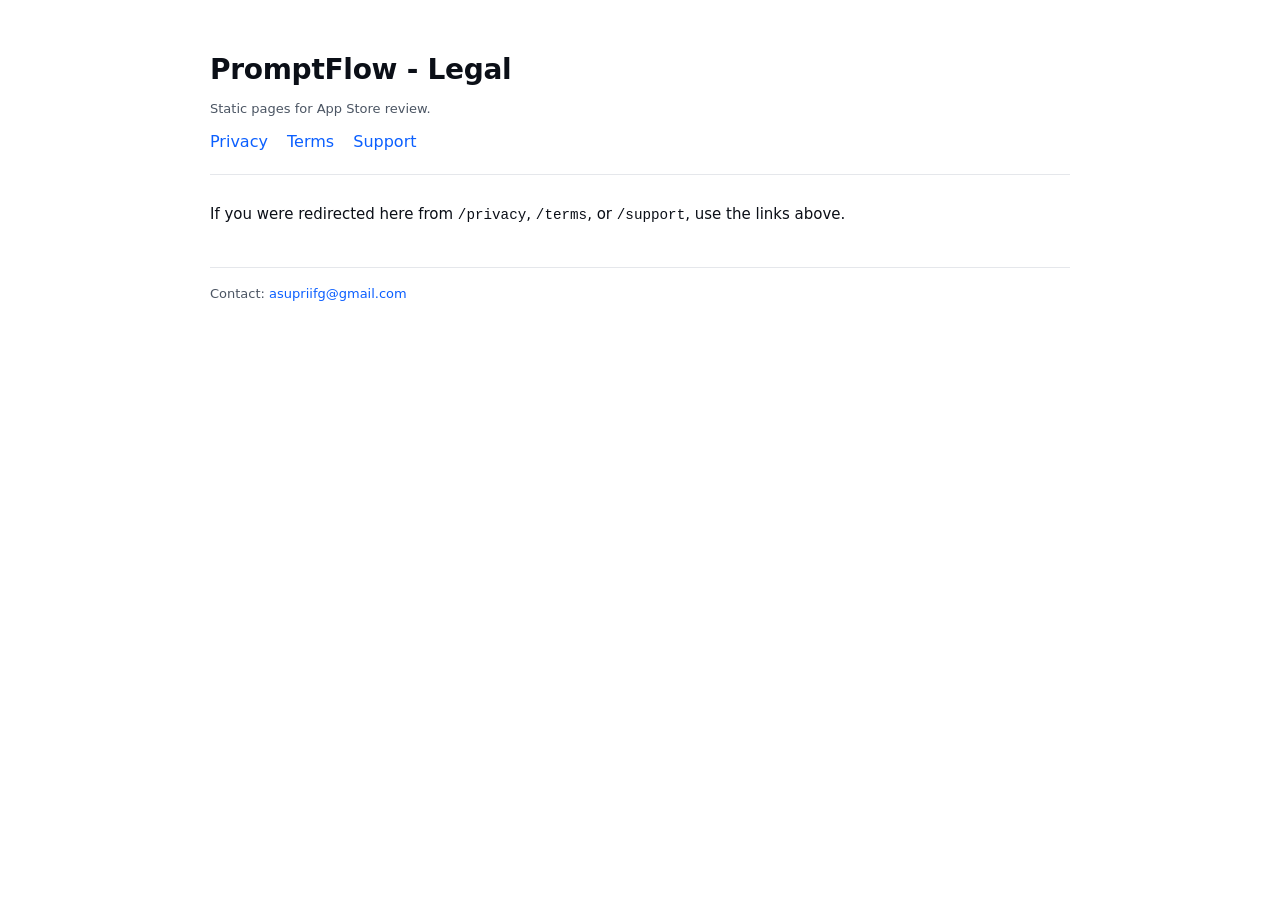
<file: index.html>
<!doctype html>
<html lang="en">
  <head>
    <meta charset="utf-8" />
    <meta name="viewport" content="width=device-width, initial-scale=1" />
    <title>PromptFlow - Legal</title>
    <link rel="stylesheet" href="./assets/style.css" />
  </head>
  <body>
    <main>
      <header>
        <h1>PromptFlow - Legal</h1>
        <div class="meta">Static pages for App Store review.</div>
        <nav>
          <a href="./privacy/">Privacy</a>
          <a href="./terms/">Terms</a>
          <a href="./support/">Support</a>
        </nav>
      </header>

      <section>
        <p>
          If you were redirected here from <code>/privacy</code>, <code>/terms</code>, or
          <code>/support</code>, use the links above.
        </p>
      </section>

      <footer>
        <div>Contact: <a href="mailto:asupriifg@gmail.com">asupriifg@gmail.com</a></div>
      </footer>
    </main>
  </body>
</html>
</file>
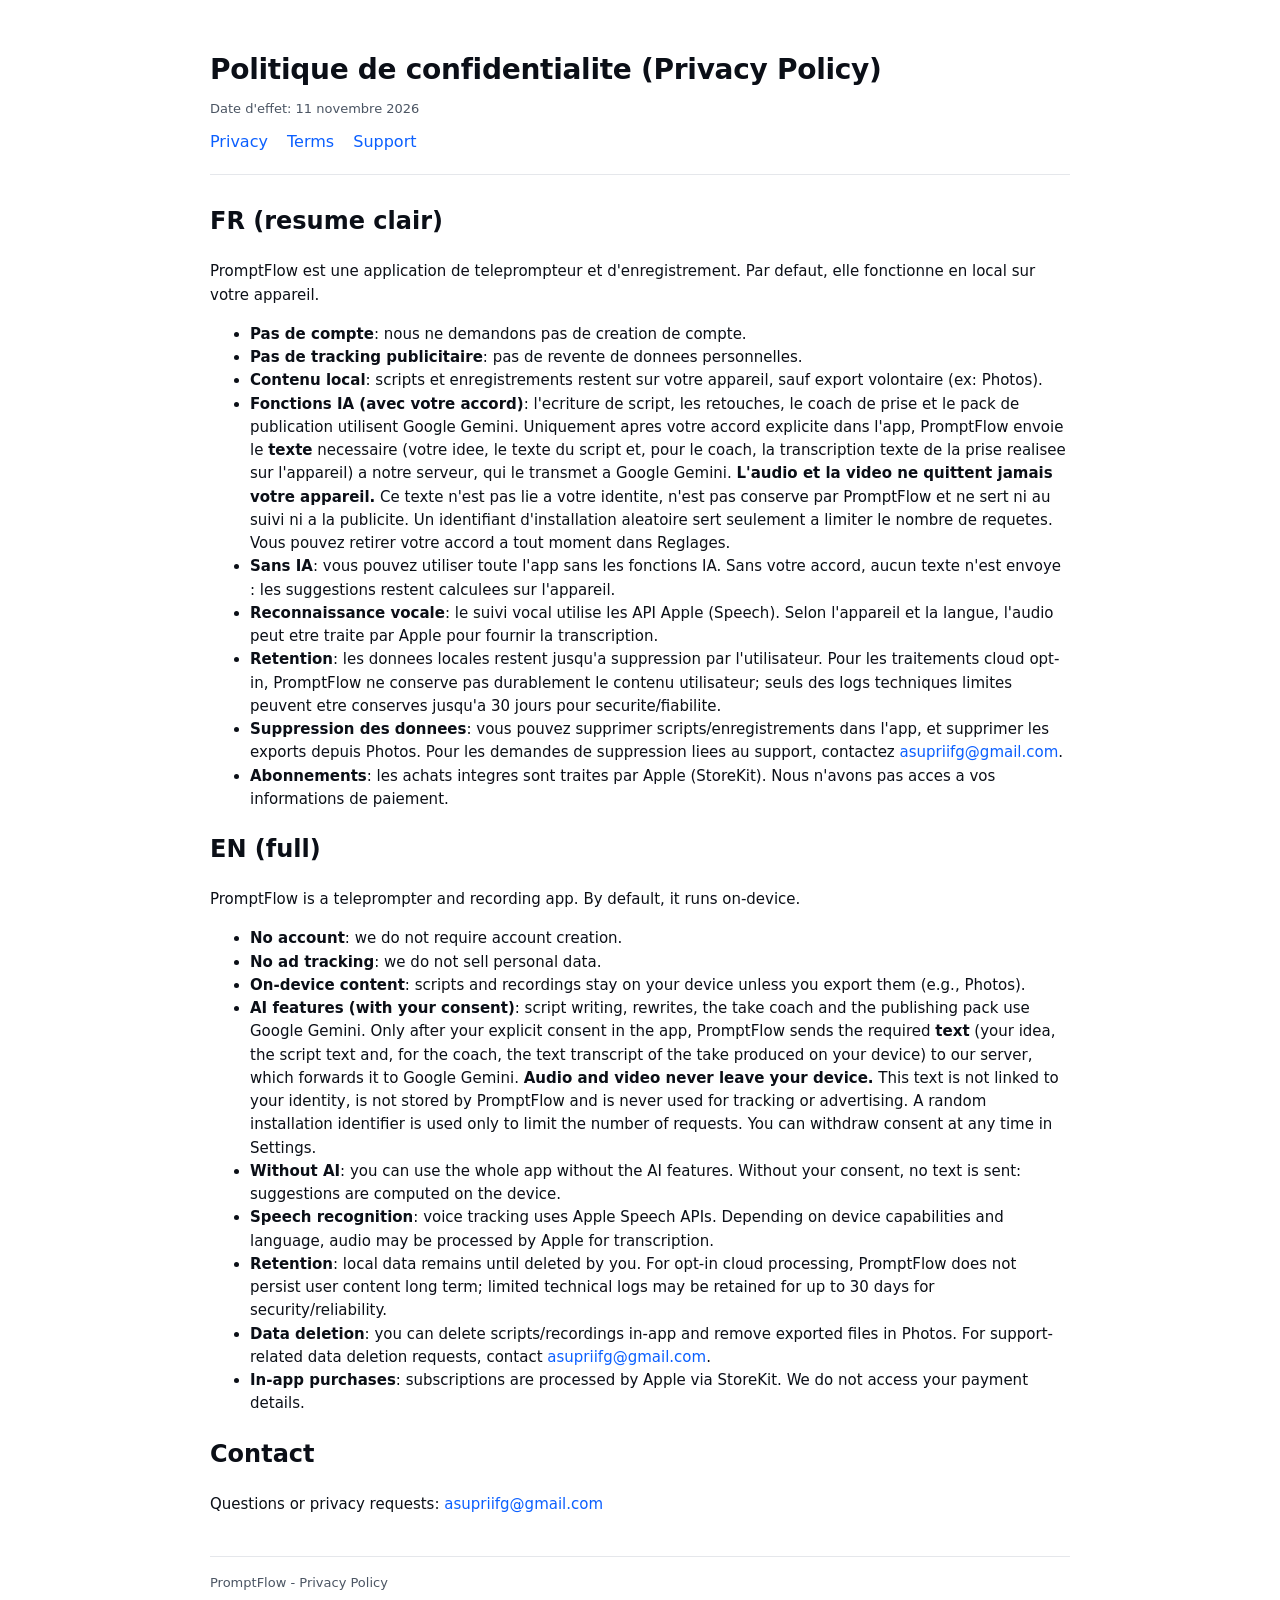
<file: privacy/index.html>
<!doctype html>
<html lang="fr">
  <head>
    <meta charset="utf-8" />
    <meta name="viewport" content="width=device-width, initial-scale=1" />
    <title>PromptFlow - Politique de confidentialite</title>
    <link rel="stylesheet" href="../assets/style.css" />
  </head>
  <body>
    <main>
      <header>
        <h1>Politique de confidentialite (Privacy Policy)</h1>
        <div class="meta">Date d&apos;effet: 11 novembre 2026</div>
        <nav>
          <a href="../privacy/">Privacy</a>
          <a href="../terms/">Terms</a>
          <a href="../support/">Support</a>
        </nav>
      </header>

      <section>
        <h2>FR (resume clair)</h2>
        <p>
          PromptFlow est une application de teleprompteur et d&apos;enregistrement. Par defaut,
          elle fonctionne en local sur votre appareil.
        </p>
        <ul>
          <li><strong>Pas de compte</strong>: nous ne demandons pas de creation de compte.</li>
          <li><strong>Pas de tracking publicitaire</strong>: pas de revente de donnees personnelles.</li>
          <li><strong>Contenu local</strong>: scripts et enregistrements restent sur votre appareil, sauf export volontaire (ex: Photos).</li>
          <li>
            <strong>Fonctions IA (avec votre accord)</strong>: l&apos;ecriture de script, les retouches, le coach de prise
            et le pack de publication utilisent Google Gemini. Uniquement apres votre accord explicite dans l&apos;app,
            PromptFlow envoie le <strong>texte</strong> necessaire (votre idee, le texte du script et, pour le coach,
            la transcription texte de la prise realisee sur l&apos;appareil) a notre serveur, qui le transmet a Google Gemini.
            <strong>L&apos;audio et la video ne quittent jamais votre appareil.</strong> Ce texte n&apos;est pas lie a votre identite,
            n&apos;est pas conserve par PromptFlow et ne sert ni au suivi ni a la publicite. Un identifiant d&apos;installation aleatoire
            sert seulement a limiter le nombre de requetes. Vous pouvez retirer votre accord a tout moment dans Reglages.
          </li>
          <li>
            <strong>Sans IA</strong>: vous pouvez utiliser toute l&apos;app sans les fonctions IA.
            Sans votre accord, aucun texte n&apos;est envoye : les suggestions restent calculees sur l&apos;appareil.
          </li>
          <li>
            <strong>Reconnaissance vocale</strong>: le suivi vocal utilise les API Apple (Speech).
            Selon l&apos;appareil et la langue, l&apos;audio peut etre traite par Apple pour fournir la transcription.
          </li>
          <li>
            <strong>Retention</strong>: les donnees locales restent jusqu&apos;a suppression par l&apos;utilisateur.
            Pour les traitements cloud opt-in, PromptFlow ne conserve pas durablement le contenu utilisateur;
            seuls des logs techniques limites peuvent etre conserves jusqu&apos;a 30 jours pour securite/fiabilite.
          </li>
          <li>
            <strong>Suppression des donnees</strong>: vous pouvez supprimer scripts/enregistrements dans l&apos;app,
            et supprimer les exports depuis Photos. Pour les demandes de suppression liees au support,
            contactez <a href="mailto:asupriifg@gmail.com">asupriifg@gmail.com</a>.
          </li>
          <li>
            <strong>Abonnements</strong>: les achats integres sont traites par Apple (StoreKit).
            Nous n&apos;avons pas acces a vos informations de paiement.
          </li>
        </ul>
      </section>

      <section>
        <h2>EN (full)</h2>
        <p>
          PromptFlow is a teleprompter and recording app. By default, it runs on-device.
        </p>
        <ul>
          <li><strong>No account</strong>: we do not require account creation.</li>
          <li><strong>No ad tracking</strong>: we do not sell personal data.</li>
          <li><strong>On-device content</strong>: scripts and recordings stay on your device unless you export them (e.g., Photos).</li>
          <li>
            <strong>AI features (with your consent)</strong>: script writing, rewrites, the take coach and the publishing pack
            use Google Gemini. Only after your explicit consent in the app, PromptFlow sends the required <strong>text</strong>
            (your idea, the script text and, for the coach, the text transcript of the take produced on your device) to our server,
            which forwards it to Google Gemini. <strong>Audio and video never leave your device.</strong> This text is not linked
            to your identity, is not stored by PromptFlow and is never used for tracking or advertising. A random installation
            identifier is used only to limit the number of requests. You can withdraw consent at any time in Settings.
          </li>
          <li>
            <strong>Without AI</strong>: you can use the whole app without the AI features.
            Without your consent, no text is sent: suggestions are computed on the device.
          </li>
          <li>
            <strong>Speech recognition</strong>: voice tracking uses Apple Speech APIs.
            Depending on device capabilities and language, audio may be processed by Apple for transcription.
          </li>
          <li>
            <strong>Retention</strong>: local data remains until deleted by you.
            For opt-in cloud processing, PromptFlow does not persist user content long term;
            limited technical logs may be retained for up to 30 days for security/reliability.
          </li>
          <li>
            <strong>Data deletion</strong>: you can delete scripts/recordings in-app and remove exported files in Photos.
            For support-related data deletion requests, contact
            <a href="mailto:asupriifg@gmail.com">asupriifg@gmail.com</a>.
          </li>
          <li>
            <strong>In-app purchases</strong>: subscriptions are processed by Apple via StoreKit.
            We do not access your payment details.
          </li>
        </ul>
      </section>

      <section>
        <h2>Contact</h2>
        <p>
          Questions or privacy requests: <a href="mailto:asupriifg@gmail.com">asupriifg@gmail.com</a>
        </p>
      </section>

      <footer>
        <div>PromptFlow - Privacy Policy</div>
      </footer>
    </main>
  </body>
</html>
</file>
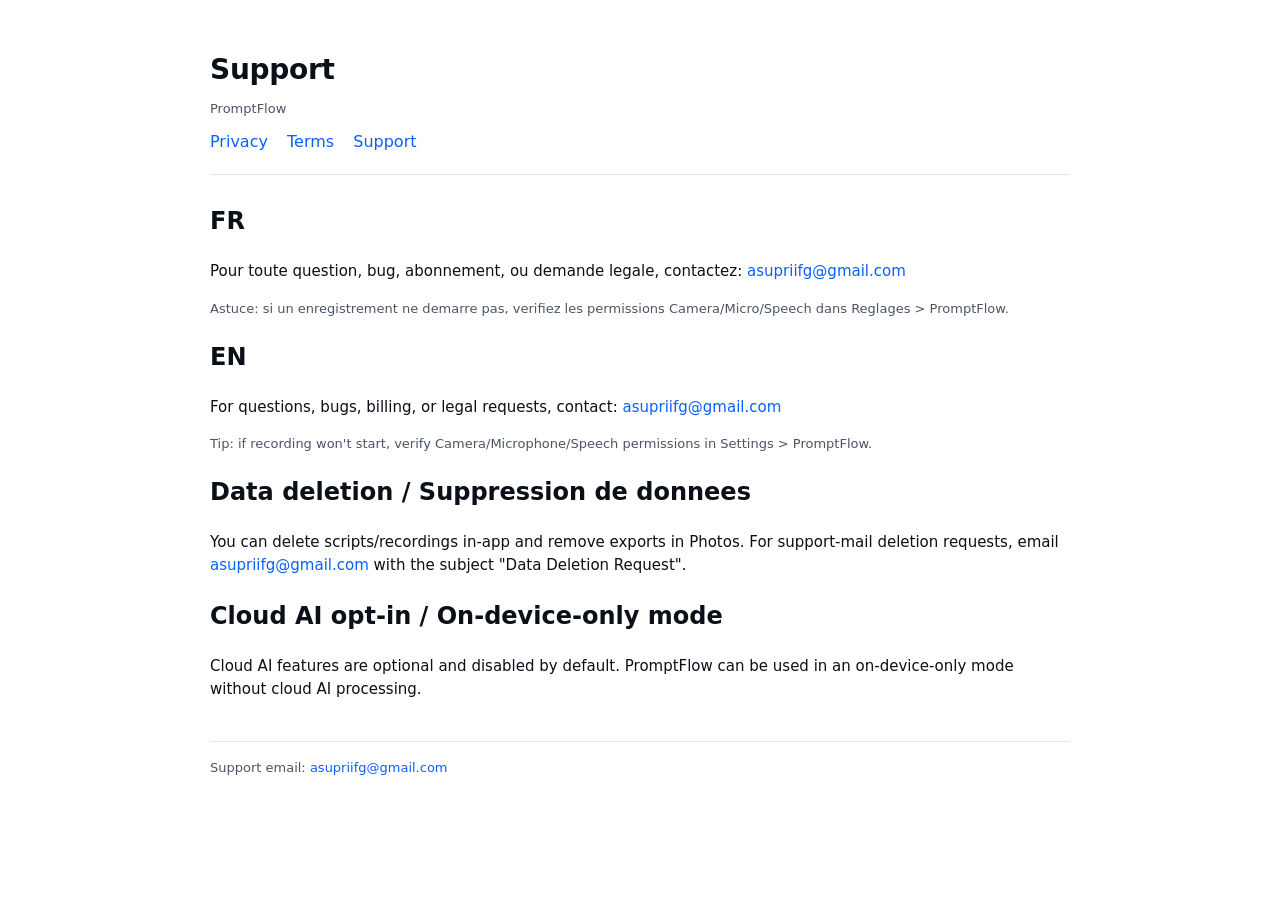
<file: support/index.html>
<!doctype html>
<html lang="fr">
  <head>
    <meta charset="utf-8" />
    <meta name="viewport" content="width=device-width, initial-scale=1" />
    <title>PromptFlow - Support</title>
    <link rel="stylesheet" href="../assets/style.css" />
  </head>
  <body>
    <main>
      <header>
        <h1>Support</h1>
        <div class="meta">PromptFlow</div>
        <nav>
          <a href="../privacy/">Privacy</a>
          <a href="../terms/">Terms</a>
          <a href="../support/">Support</a>
        </nav>
      </header>

      <section>
        <h2>FR</h2>
        <p>
          Pour toute question, bug, abonnement, ou demande legale, contactez:
          <a href="mailto:asupriifg@gmail.com">asupriifg@gmail.com</a>
        </p>
        <p class="meta">
          Astuce: si un enregistrement ne demarre pas, verifiez les permissions Camera/Micro/Speech
          dans Reglages &gt; PromptFlow.
        </p>
      </section>

      <section>
        <h2>EN</h2>
        <p>
          For questions, bugs, billing, or legal requests, contact:
          <a href="mailto:asupriifg@gmail.com">asupriifg@gmail.com</a>
        </p>
        <p class="meta">
          Tip: if recording won&apos;t start, verify Camera/Microphone/Speech permissions in
          Settings &gt; PromptFlow.
        </p>
      </section>

      <section>
        <h2>Data deletion / Suppression de donnees</h2>
        <p>
          You can delete scripts/recordings in-app and remove exports in Photos. For support-mail
          deletion requests, email <a href="mailto:asupriifg@gmail.com">asupriifg@gmail.com</a>
          with the subject "Data Deletion Request".
        </p>
      </section>

      <section>
        <h2>Cloud AI opt-in / On-device-only mode</h2>
        <p>
          Cloud AI features are optional and disabled by default. PromptFlow can be used in an
          on-device-only mode without cloud AI processing.
        </p>
      </section>

      <footer>
        <div>Support email: <a href="mailto:asupriifg@gmail.com">asupriifg@gmail.com</a></div>
      </footer>
    </main>
  </body>
</html>
</file>
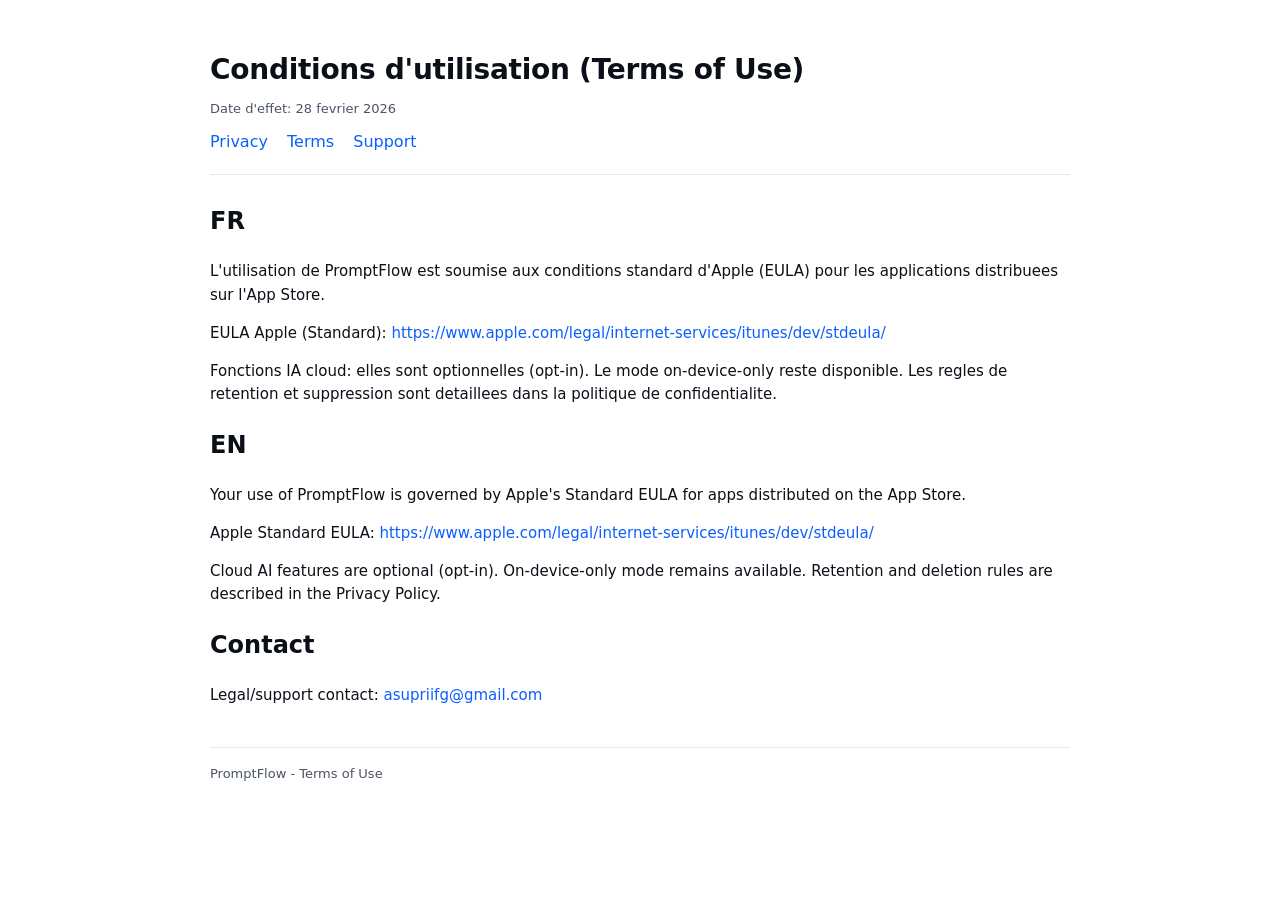
<file: terms/index.html>
<!doctype html>
<html lang="en">
  <head>
    <meta charset="utf-8" />
    <meta name="viewport" content="width=device-width, initial-scale=1" />
    <title>PromptFlow - Terms of Use</title>
    <link rel="stylesheet" href="../assets/style.css" />
  </head>
  <body>
    <main>
      <header>
        <h1>Conditions d&apos;utilisation (Terms of Use)</h1>
        <div class="meta">Date d&apos;effet: 28 fevrier 2026</div>
        <nav>
          <a href="../privacy/">Privacy</a>
          <a href="../terms/">Terms</a>
          <a href="../support/">Support</a>
        </nav>
      </header>

      <section>
        <h2>FR</h2>
        <p>
          L&apos;utilisation de PromptFlow est soumise aux conditions standard d&apos;Apple (EULA)
          pour les applications distribuees sur l&apos;App Store.
        </p>
        <p>
          EULA Apple (Standard):
          <a href="https://www.apple.com/legal/internet-services/itunes/dev/stdeula/">https://www.apple.com/legal/internet-services/itunes/dev/stdeula/</a>
        </p>
        <p>
          Fonctions IA cloud: elles sont optionnelles (opt-in). Le mode on-device-only reste disponible.
          Les regles de retention et suppression sont detaillees dans la politique de confidentialite.
        </p>
      </section>

      <section>
        <h2>EN</h2>
        <p>
          Your use of PromptFlow is governed by Apple&apos;s Standard EULA for apps distributed on the App Store.
        </p>
        <p>
          Apple Standard EULA:
          <a href="https://www.apple.com/legal/internet-services/itunes/dev/stdeula/">https://www.apple.com/legal/internet-services/itunes/dev/stdeula/</a>
        </p>
        <p>
          Cloud AI features are optional (opt-in). On-device-only mode remains available.
          Retention and deletion rules are described in the Privacy Policy.
        </p>
      </section>

      <section>
        <h2>Contact</h2>
        <p>
          Legal/support contact: <a href="mailto:asupriifg@gmail.com">asupriifg@gmail.com</a>
        </p>
      </section>

      <footer>
        <div>PromptFlow - Terms of Use</div>
      </footer>
    </main>
  </body>
</html>
</file>
<file: assets/style.css>
/* Minimal, review-friendly legal pages (static). */

:root {
  color-scheme: light;
  --bg: #ffffff;
  --fg: #0b0f17;
  --muted: #4b5563;
  --border: #e5e7eb;
  --link: #0b5fff;
  --max: 860px;
}

html, body {
  margin: 0;
  padding: 0;
  background: var(--bg);
  color: var(--fg);
  font-family: ui-sans-serif, system-ui, -apple-system, BlinkMacSystemFont, "Segoe UI", Roboto, Helvetica, Arial, "Apple Color Emoji", "Segoe UI Emoji";
  line-height: 1.55;
}

main {
  max-width: var(--max);
  margin: 0 auto;
  padding: 48px 20px 72px;
}

header {
  padding-bottom: 20px;
  border-bottom: 1px solid var(--border);
  margin-bottom: 28px;
}

h1 {
  margin: 0 0 8px;
  font-size: 28px;
  letter-spacing: -0.01em;
}

p, li {
  font-size: 15px;
}

.meta {
  color: var(--muted);
  font-size: 13px;
}

a {
  color: var(--link);
  text-decoration: none;
}

a:hover {
  text-decoration: underline;
}

nav {
  margin-top: 10px;
}

nav a {
  margin-right: 14px;
  white-space: nowrap;
}

section + section {
  margin-top: 18px;
}

footer {
  margin-top: 40px;
  padding-top: 16px;
  border-top: 1px solid var(--border);
  color: var(--muted);
  font-size: 13px;
}

code {
  font-family: ui-monospace, SFMono-Regular, Menlo, Monaco, Consolas, "Liberation Mono", "Courier New", monospace;
  font-size: 0.95em;
}
</file>
